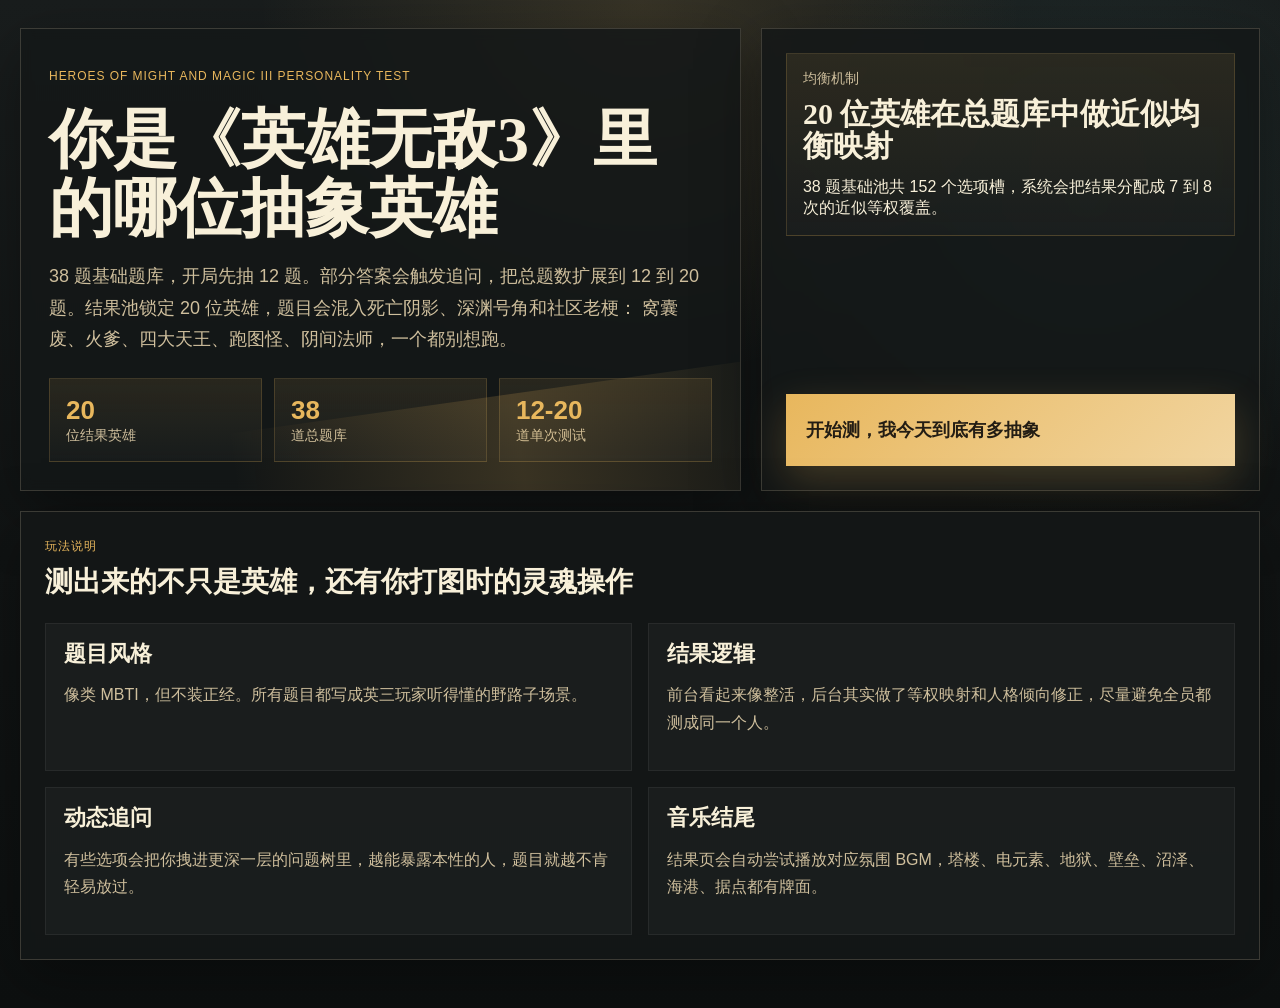
<file: docs/index.html>
<!DOCTYPE html>
<html lang="zh-CN">
  <head>
    <meta charset="UTF-8" />
    <meta name="viewport" content="width=device-width, initial-scale=1.0" />
    <title>你是哪位英雄无敌3梗王英雄</title>
    <meta
      name="description"
      content="一个充满英三梗、深渊号角气味和新三国金句的趣味人格测试。"
    />
    <link rel="stylesheet" href="./styles.css" />
  </head>
  <body>
    <div class="page-shell">
      <header class="hero-banner">
        <div class="hero-copy">
          <p class="eyebrow">Heroes of Might and Magic III Personality Test</p>
          <h1>你是《英雄无敌3》里的哪位抽象英雄</h1>
          <p class="lede">
            38 题基础题库，开局先抽 12 题。部分答案会触发追问，把总题数扩展到 12 到 20 题。结果池锁定 20 位英雄，题目会混入死亡阴影、深渊号角和社区老梗：
            窝囊废、火爹、四大天王、跑图怪、阴间法师，一个都别想跑。
          </p>
          <div class="stats-row">
            <div>
              <strong>20</strong>
              <span>位结果英雄</span>
            </div>
            <div>
              <strong>38</strong>
              <span>道总题库</span>
            </div>
            <div>
              <strong>12-20</strong>
              <span>道单次测试</span>
            </div>
          </div>
        </div>
        <div class="hero-panel">
          <div class="hero-card accent-card">
            <p>均衡机制</p>
            <h2>20 位英雄在总题库中做近似均衡映射</h2>
            <span>38 题基础池共 152 个选项槽，系统会把结果分配成 7 到 8 次的近似等权覆盖。</span>
          </div>
          <button id="startButton" class="start-button">开始测，我今天到底有多抽象</button>
        </div>
      </header>

      <main class="content-grid">
        <section id="introPanel" class="panel intro-panel">
          <div class="panel-head">
            <span>玩法说明</span>
            <strong>测出来的不只是英雄，还有你打图时的灵魂操作</strong>
          </div>
          <div class="feature-grid">
            <article>
              <h3>题目风格</h3>
              <p>像类 MBTI，但不装正经。所有题目都写成英三玩家听得懂的野路子场景。</p>
            </article>
            <article>
              <h3>结果逻辑</h3>
              <p>前台看起来像整活，后台其实做了等权映射和人格倾向修正，尽量避免全员都测成同一个人。</p>
            </article>
            <article>
              <h3>动态追问</h3>
              <p>有些选项会把你拽进更深一层的问题树里，越能暴露本性的人，题目就越不肯轻易放过。</p>
            </article>
            <article>
              <h3>音乐结尾</h3>
              <p>结果页会自动尝试播放对应氛围 BGM，塔楼、电元素、地狱、壁垒、沼泽、海港、据点都有牌面。</p>
            </article>
          </div>
        </section>

        <section id="quizPanel" class="panel quiz-panel hidden">
          <div class="progress-wrap">
            <div class="progress-copy">
              <span id="questionTag">第 1 题</span>
              <strong id="questionCategory">开局精神状态</strong>
            </div>
            <div class="progress-bar">
              <div id="progressFill"></div>
            </div>
          </div>
          <h2 id="questionTitle" class="question-title"></h2>
          <div id="optionsContainer" class="options-grid"></div>
        </section>

        <section id="resultPanel" class="panel result-panel hidden">
          <div class="result-topline">
            <span id="resultMood">结果人格</span>
            <button id="restartButton" class="ghost-button">再测一次</button>
          </div>
          <div class="result-layout">
            <div class="result-portrait">
              <img id="heroImage" alt="测试结果英雄立绘" />
            </div>
            <div class="result-copy">
              <p id="heroFaction" class="faction-line"></p>
              <h2 id="heroName"></h2>
              <p id="heroTitle" class="result-title"></p>
              <p id="heroSummary" class="result-summary"></p>
              <div id="heroTags" class="tag-row"></div>
              <div class="result-notes">
                <article>
                  <span>你的打图表现</span>
                  <p id="heroBattleStyle"></p>
                </article>
                <article>
                  <span>朋友对你的评价</span>
                  <p id="heroFriendView"></p>
                </article>
                <article>
                  <span>一旦上头会怎样</span>
                  <p id="heroMeltdown"></p>
                </article>
              </div>
              <div class="music-box">
                <div>
                  <span>本局 BGM</span>
                  <strong id="musicLabel"></strong>
                </div>
                <div class="music-actions">
                  <button id="musicToggle" class="ghost-button">播放音乐</button>
                </div>
              </div>
              <div class="share-box">
                <div>
                  <span>一键分享</span>
                  <strong id="shareTitle">把这份结果甩给同好</strong>
                  <p id="shareHint" class="share-hint">链接会直达当前英雄结果页，适合群聊整活。</p>
                </div>
                <div class="share-actions">
                  <button id="nativeShareButton" class="ghost-button">系统分享</button>
                  <button id="copyShareButton" class="ghost-button">复制链接</button>
                </div>
              </div>
              <blockquote id="heroQuote" class="quote-box"></blockquote>
            </div>
          </div>
        </section>
      </main>
    </div>

    <audio id="resultAudio" preload="auto"></audio>
    <script src="./data.js"></script>
    <script src="./app.js"></script>
  </body>
  </html>
</file>
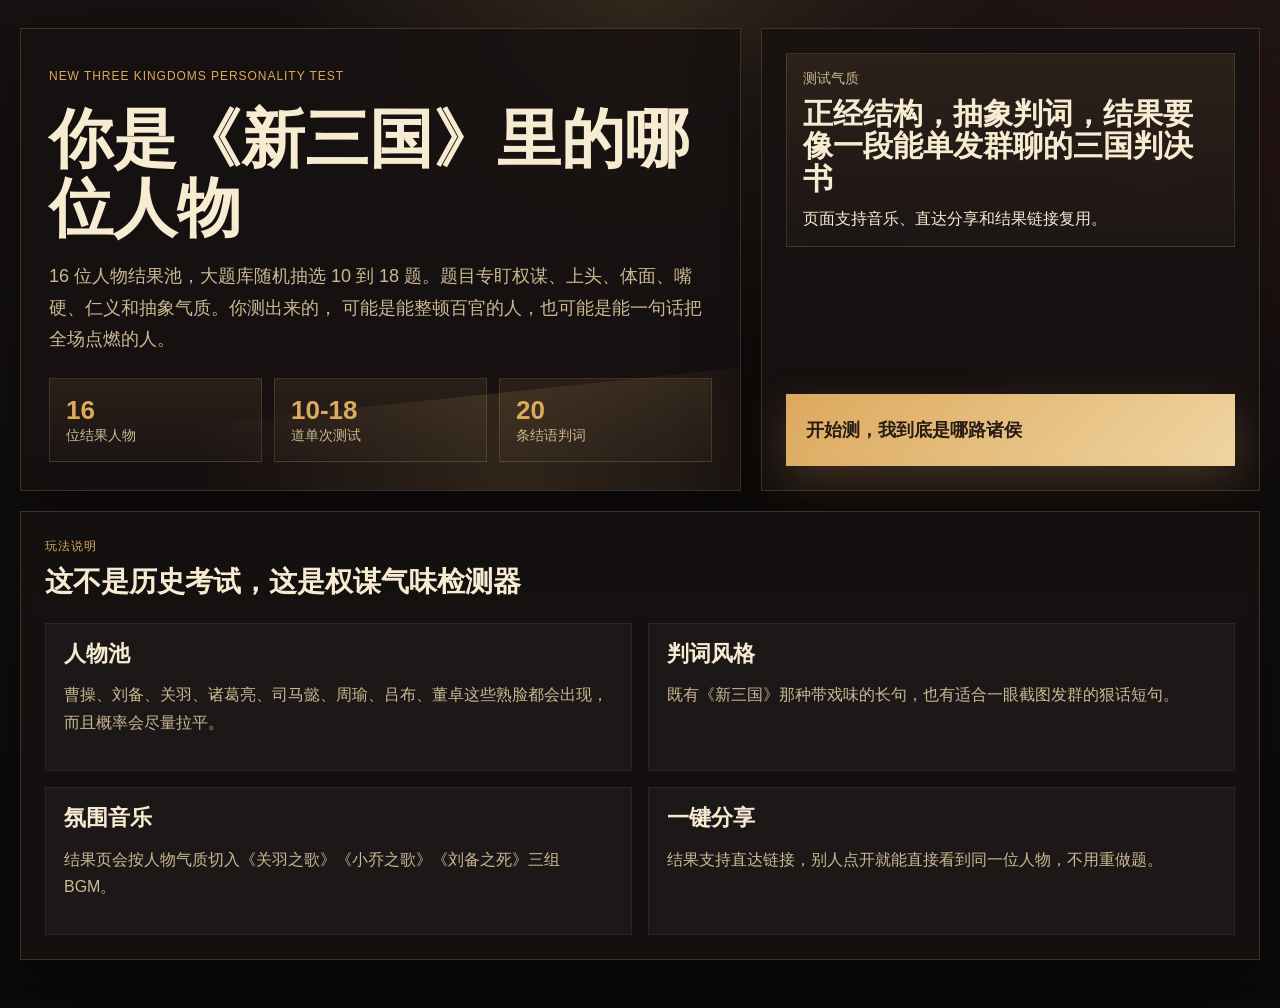
<file: docs/sanguo/index.html>
<!DOCTYPE html>
<html lang="zh-CN">
  <head>
    <meta charset="UTF-8" />
    <meta name="viewport" content="width=device-width, initial-scale=1.0" />
    <title>你是《新三国》里的哪位人物</title>
    <meta
      name="description"
      content="16位《新三国》人物，20条结语，一页测出你更像谁。"
    />
    <link rel="stylesheet" href="./styles.css" />
  </head>
  <body>
    <div class="page-shell">
      <header class="hero-banner">
        <div class="hero-copy">
          <p class="eyebrow">New Three Kingdoms Personality Test</p>
          <h1>你是《新三国》里的哪位人物</h1>
          <p class="lede">
            16 位人物结果池，大题库随机抽选 10 到 18 题。题目专盯权谋、上头、体面、嘴硬、仁义和抽象气质。你测出来的，
            可能是能整顿百官的人，也可能是能一句话把全场点燃的人。
          </p>
          <div class="stats-row">
            <div>
              <strong>16</strong>
              <span>位结果人物</span>
            </div>
            <div>
              <strong>10-18</strong>
              <span>道单次测试</span>
            </div>
            <div>
              <strong>20</strong>
              <span>条结语判词</span>
            </div>
          </div>
        </div>
        <div class="hero-panel">
          <div class="hero-card accent-card">
            <p>测试气质</p>
            <h2>正经结构，抽象判词，结果要像一段能单发群聊的三国判决书</h2>
            <span>页面支持音乐、直达分享和结果链接复用。</span>
          </div>
          <button id="startButton" class="start-button">开始测，我到底是哪路诸侯</button>
        </div>
      </header>

      <main class="content-grid">
        <section id="introPanel" class="panel intro-panel">
          <div class="panel-head">
            <span>玩法说明</span>
            <strong>这不是历史考试，这是权谋气味检测器</strong>
          </div>
          <div class="feature-grid">
            <article>
              <h3>人物池</h3>
              <p>曹操、刘备、关羽、诸葛亮、司马懿、周瑜、吕布、董卓这些熟脸都会出现，而且概率会尽量拉平。</p>
            </article>
            <article>
              <h3>判词风格</h3>
              <p>既有《新三国》那种带戏味的长句，也有适合一眼截图发群的狠话短句。</p>
            </article>
            <article>
              <h3>氛围音乐</h3>
              <p>结果页会按人物气质切入《关羽之歌》《小乔之歌》《刘备之死》三组 BGM。</p>
            </article>
            <article>
              <h3>一键分享</h3>
              <p>结果支持直达链接，别人点开就能直接看到同一位人物，不用重做题。</p>
            </article>
          </div>
        </section>

        <section id="quizPanel" class="panel quiz-panel hidden">
          <div class="progress-wrap">
            <div class="progress-copy">
              <span id="questionTag">第 1 题 / 共 16 题</span>
              <strong id="questionCategory">朝堂气味</strong>
            </div>
            <div class="progress-bar">
              <div id="progressFill"></div>
            </div>
          </div>
          <h2 id="questionTitle" class="question-title"></h2>
          <div id="optionsContainer" class="options-grid"></div>
        </section>

        <section id="resultPanel" class="panel result-panel hidden">
          <div class="result-topline">
            <span id="resultMood">结果人物</span>
            <button id="restartButton" class="ghost-button">再测一次</button>
          </div>
          <div class="result-layout">
            <div class="result-portrait">
              <img id="heroImage" alt="测试结果人物头像" />
            </div>
            <div class="result-copy">
              <p id="heroFaction" class="faction-line"></p>
              <h2 id="heroName"></h2>
              <p id="heroTitle" class="result-title"></p>
              <p id="heroSummary" class="result-summary"></p>
              <div id="heroTags" class="tag-row"></div>
              <div class="result-notes">
                <article>
                  <span>你的处事风格</span>
                  <p id="heroBattleStyle"></p>
                </article>
                <article>
                  <span>旁人对你的看法</span>
                  <p id="heroFriendView"></p>
                </article>
                <article>
                  <span>你最容易在哪翻车</span>
                  <p id="heroMeltdown"></p>
                </article>
              </div>
              <div class="music-box">
                <div>
                  <span>本局 BGM</span>
                  <strong id="musicLabel"></strong>
                </div>
                <div class="music-actions">
                  <button id="musicToggle" class="ghost-button">播放音乐</button>
                </div>
              </div>
              <div class="share-box">
                <div>
                  <span>一键分享</span>
                  <strong id="shareTitle">把这份判词甩给同好</strong>
                  <p id="shareHint" class="share-hint">链接会直达当前人物结果页。</p>
                </div>
                <div class="share-actions">
                  <button id="nativeShareButton" class="ghost-button">系统分享</button>
                  <button id="copyShareButton" class="ghost-button">复制链接</button>
                </div>
              </div>
              <blockquote id="heroQuote" class="quote-box"></blockquote>
            </div>
          </div>
        </section>
      </main>
    </div>

    <audio id="resultAudio" preload="auto"></audio>
    <script src="./data.js"></script>
    <script src="./app.js"></script>
  </body>
  </html>
</file>
<file: docs/styles.css>
:root {
  --bg: #121515;
  --bg-soft: #1c2221;
  --panel: rgba(20, 24, 24, 0.86);
  --panel-strong: rgba(30, 36, 35, 0.94);
  --line: rgba(244, 228, 194, 0.18);
  --text: #f8f0d9;
  --muted: #cfbf9d;
  --gold: #e8b75d;
  --red: #bb5536;
  --teal: #4d8a86;
  --lime: #93ae65;
  --shadow: 0 20px 60px rgba(0, 0, 0, 0.35);
  --serif: "STKaiti", "KaiTi", "Georgia", serif;
  --sans: "Trebuchet MS", "Segoe UI", "Microsoft YaHei", sans-serif;
}

* {
  box-sizing: border-box;
}

body {
  margin: 0;
  min-height: 100vh;
  color: var(--text);
  font-family: var(--sans);
  background:
    radial-gradient(circle at top, rgba(232, 183, 93, 0.15), transparent 32%),
    radial-gradient(circle at 85% 20%, rgba(77, 138, 134, 0.16), transparent 24%),
    linear-gradient(180deg, #191d1d 0%, #111414 55%, #0d1010 100%);
}

img {
  display: block;
  max-width: 100%;
}

button {
  font: inherit;
  cursor: pointer;
  border: 0;
}

.hidden {
  display: none !important;
}

.page-shell {
  width: min(1240px, calc(100vw - 32px));
  margin: 0 auto;
  padding: 28px 0 48px;
}

.hero-banner {
  display: grid;
  grid-template-columns: 1.3fr 0.9fr;
  gap: 20px;
  align-items: stretch;
}

.hero-copy,
.hero-panel,
.panel {
  border: 1px solid var(--line);
  background: var(--panel);
  box-shadow: var(--shadow);
  backdrop-filter: blur(6px);
}

.hero-copy {
  padding: 28px;
  position: relative;
  overflow: hidden;
}

.hero-copy::after {
  content: "";
  position: absolute;
  inset: auto -10% -18% 30%;
  height: 180px;
  background: linear-gradient(90deg, rgba(232, 183, 93, 0), rgba(232, 183, 93, 0.18), rgba(232, 183, 93, 0));
  transform: rotate(-8deg);
  pointer-events: none;
}

.eyebrow,
.panel-head span,
.result-topline span,
.result-notes span,
.music-box span {
  display: inline-block;
  color: var(--gold);
  letter-spacing: 0.08em;
  text-transform: uppercase;
  font-size: 12px;
}

h1,
h2,
h3 {
  margin: 0;
  font-family: var(--serif);
  line-height: 1.08;
}

h1 {
  margin-top: 10px;
  font-size: clamp(36px, 5vw, 68px);
}

.lede {
  margin: 18px 0 22px;
  max-width: 760px;
  color: var(--muted);
  font-size: 18px;
  line-height: 1.75;
}

.stats-row {
  display: grid;
  grid-template-columns: repeat(3, 1fr);
  gap: 12px;
}

.stats-row div,
.accent-card {
  background: linear-gradient(180deg, rgba(232, 183, 93, 0.1), rgba(255, 255, 255, 0.02));
  border: 1px solid rgba(232, 183, 93, 0.18);
  padding: 16px;
}

.stats-row strong {
  display: block;
  font-size: 26px;
  color: var(--gold);
}

.stats-row span {
  color: var(--muted);
  font-size: 14px;
}

.hero-panel {
  display: flex;
  flex-direction: column;
  justify-content: space-between;
  padding: 24px;
  gap: 16px;
}

.accent-card p,
.accent-card span {
  margin: 0;
}

.accent-card p {
  color: var(--muted);
  font-size: 14px;
}

.accent-card h2 {
  margin: 10px 0 14px;
  font-size: 30px;
}

.start-button,
.option-button {
  background: linear-gradient(135deg, var(--gold), #f1d5a0);
  color: #231d14;
  padding: 18px 20px;
  min-height: 72px;
  text-align: left;
  transition: transform 180ms ease, box-shadow 180ms ease;
  box-shadow: 0 14px 40px rgba(232, 183, 93, 0.22);
}

.start-button {
  font-size: 18px;
  font-weight: 700;
}

.start-button:hover,
.option-button:hover,
.ghost-button:hover {
  transform: translateY(-2px);
}

.content-grid {
  margin-top: 20px;
  display: grid;
  gap: 20px;
}

.panel {
  padding: 24px;
}

.panel-head strong {
  display: block;
  margin-top: 8px;
  font-size: 28px;
  font-family: var(--serif);
}

.feature-grid {
  margin-top: 22px;
  display: grid;
  grid-template-columns: repeat(2, minmax(0, 1fr));
  gap: 16px;
}

.feature-grid article,
.result-notes article {
  padding: 18px;
  background: rgba(255, 255, 255, 0.03);
  border: 1px solid rgba(255, 255, 255, 0.06);
}

.feature-grid h3 {
  font-size: 22px;
  margin-bottom: 10px;
}

.feature-grid p,
.result-notes p,
.result-summary,
.quote-box,
.music-box,
.faction-line,
.result-title {
  color: var(--muted);
  line-height: 1.7;
}

.progress-wrap {
  display: grid;
  gap: 12px;
}

.progress-copy {
  display: flex;
  justify-content: space-between;
  gap: 12px;
  color: var(--muted);
}

.progress-bar {
  width: 100%;
  height: 10px;
  background: rgba(255, 255, 255, 0.08);
  overflow: hidden;
}

#progressFill {
  width: 0;
  height: 100%;
  background: linear-gradient(90deg, var(--teal), var(--gold));
  transition: width 220ms ease;
}

.question-title {
  margin: 28px 0 20px;
  font-size: clamp(30px, 4vw, 48px);
}

.options-grid {
  display: grid;
  grid-template-columns: repeat(2, minmax(0, 1fr));
  gap: 14px;
}

.option-button {
  display: grid;
  gap: 6px;
}

.option-button strong {
  font-size: 18px;
}

.option-button span {
  font-size: 14px;
  color: rgba(35, 29, 20, 0.82);
}

.result-topline {
  display: flex;
  justify-content: space-between;
  gap: 16px;
  align-items: center;
}

.result-layout {
  margin-top: 20px;
  display: grid;
  grid-template-columns: 320px 1fr;
  gap: 24px;
}

.result-portrait {
  padding: 14px;
  background:
    linear-gradient(180deg, rgba(232, 183, 93, 0.18), rgba(255, 255, 255, 0.04)),
    rgba(255, 255, 255, 0.03);
  border: 1px solid rgba(232, 183, 93, 0.18);
}

.result-portrait img {
  width: 100%;
  aspect-ratio: 29 / 32;
  object-fit: cover;
  image-rendering: pixelated;
  background: #171515;
}

.faction-line {
  margin: 0;
  font-size: 13px;
  text-transform: uppercase;
  letter-spacing: 0.08em;
}

.result-copy h2 {
  margin-top: 8px;
  font-size: clamp(34px, 4vw, 56px);
}

.result-title {
  margin: 8px 0 14px;
  font-size: 18px;
}

.tag-row {
  display: flex;
  flex-wrap: wrap;
  gap: 8px;
  margin: 18px 0 22px;
}

.tag-row span {
  padding: 8px 12px;
  border: 1px solid rgba(232, 183, 93, 0.16);
  background: rgba(232, 183, 93, 0.08);
  color: var(--text);
  font-size: 13px;
}

.result-notes {
  display: grid;
  grid-template-columns: repeat(3, minmax(0, 1fr));
  gap: 12px;
}

.music-box {
  margin-top: 18px;
  padding: 16px 18px;
  display: flex;
  justify-content: space-between;
  gap: 18px;
  align-items: center;
  background: rgba(77, 138, 134, 0.1);
  border: 1px solid rgba(77, 138, 134, 0.2);
}

.share-box {
  margin-top: 14px;
  padding: 16px 18px;
  display: flex;
  justify-content: space-between;
  gap: 18px;
  align-items: center;
  background: rgba(232, 183, 93, 0.08);
  border: 1px solid rgba(232, 183, 93, 0.18);
}

.share-hint {
  margin: 8px 0 0;
  color: var(--muted);
  line-height: 1.6;
}

.share-actions,
.ghost-button {
  display: flex;
  gap: 10px;
}

.ghost-button {
  padding: 12px 16px;
  color: var(--text);
  background: rgba(255, 255, 255, 0.06);
  border: 1px solid rgba(255, 255, 255, 0.08);
}

.quote-box {
  margin: 18px 0 0;
  padding: 18px;
  border-left: 3px solid var(--gold);
  background: rgba(255, 255, 255, 0.04);
}

@media (max-width: 980px) {
  .hero-banner,
  .result-layout,
  .result-notes,
  .feature-grid,
  .options-grid {
    grid-template-columns: 1fr;
  }

  .stats-row {
    grid-template-columns: 1fr;
  }
}

@media (max-width: 640px) {
  .page-shell {
    width: min(100vw - 18px, 100%);
    padding-top: 12px;
  }

  .hero-copy,
  .hero-panel,
  .panel {
    padding: 18px;
  }

  .question-title {
    margin-top: 22px;
  }

  .progress-copy,
  .music-box,
  .share-box,
  .result-topline {
    display: grid;
  }

  .share-actions {
    grid-template-columns: 1fr;
  }
}
</file>
<file: docs/sanguo/styles.css>
:root {
  --bg: #131111;
  --bg-soft: #221818;
  --panel: rgba(23, 18, 18, 0.88);
  --line: rgba(223, 186, 122, 0.2);
  --text: #f7ebd1;
  --muted: #ccb892;
  --gold: #dca95d;
  --red: #9b342f;
  --jade: #50695b;
  --shadow: 0 24px 64px rgba(0, 0, 0, 0.42);
  --serif: "STKaiti", "KaiTi", "Georgia", serif;
  --sans: "Trebuchet MS", "Segoe UI", "Microsoft YaHei", sans-serif;
}

* {
  box-sizing: border-box;
}

body {
  margin: 0;
  min-height: 100vh;
  color: var(--text);
  font-family: var(--sans);
  background:
    radial-gradient(circle at top, rgba(220, 169, 93, 0.15), transparent 30%),
    radial-gradient(circle at 90% 15%, rgba(155, 52, 47, 0.18), transparent 22%),
    linear-gradient(180deg, #171212 0%, #100d0d 58%, #0b0a0a 100%);
}

img {
  display: block;
  max-width: 100%;
}

button {
  border: 0;
  font: inherit;
  cursor: pointer;
}

.hidden {
  display: none !important;
}

.page-shell {
  width: min(1240px, calc(100vw - 32px));
  margin: 0 auto;
  padding: 28px 0 48px;
}

.hero-banner {
  display: grid;
  grid-template-columns: 1.3fr 0.9fr;
  gap: 20px;
}

.hero-copy,
.hero-panel,
.panel {
  border: 1px solid var(--line);
  background: var(--panel);
  box-shadow: var(--shadow);
  backdrop-filter: blur(6px);
}

.hero-copy {
  padding: 28px;
  position: relative;
  overflow: hidden;
}

.hero-copy::after {
  content: "";
  position: absolute;
  inset: auto -12% -20% 25%;
  height: 190px;
  background: linear-gradient(90deg, rgba(220, 169, 93, 0), rgba(220, 169, 93, 0.14), rgba(220, 169, 93, 0));
  transform: rotate(-6deg);
}

.eyebrow,
.panel-head span,
.result-topline span,
.result-notes span,
.music-box span,
.share-box span {
  display: inline-block;
  color: var(--gold);
  letter-spacing: 0.08em;
  text-transform: uppercase;
  font-size: 12px;
}

h1,
h2,
h3 {
  margin: 0;
  font-family: var(--serif);
  line-height: 1.08;
}

h1 {
  margin-top: 10px;
  font-size: clamp(36px, 5vw, 66px);
}

.lede {
  margin: 18px 0 22px;
  max-width: 760px;
  color: var(--muted);
  font-size: 18px;
  line-height: 1.75;
}

.stats-row {
  display: grid;
  grid-template-columns: repeat(3, 1fr);
  gap: 12px;
}

.stats-row div,
.accent-card {
  background: linear-gradient(180deg, rgba(220, 169, 93, 0.1), rgba(255, 255, 255, 0.02));
  border: 1px solid rgba(220, 169, 93, 0.18);
  padding: 16px;
}

.stats-row strong {
  display: block;
  font-size: 26px;
  color: var(--gold);
}

.stats-row span {
  color: var(--muted);
  font-size: 14px;
}

.hero-panel {
  display: flex;
  flex-direction: column;
  justify-content: space-between;
  padding: 24px;
  gap: 16px;
}

.accent-card p,
.accent-card span {
  margin: 0;
}

.accent-card p {
  color: var(--muted);
  font-size: 14px;
}

.accent-card h2 {
  margin: 10px 0 14px;
  font-size: 30px;
}

.start-button,
.option-button {
  background: linear-gradient(135deg, var(--gold), #f0d4a1);
  color: #281c15;
  padding: 18px 20px;
  min-height: 72px;
  text-align: left;
  transition: transform 180ms ease;
  box-shadow: 0 14px 40px rgba(220, 169, 93, 0.22);
}

.start-button {
  font-size: 18px;
  font-weight: 700;
}

.start-button:hover,
.option-button:hover,
.ghost-button:hover {
  transform: translateY(-2px);
}

.content-grid {
  margin-top: 20px;
  display: grid;
  gap: 20px;
}

.panel {
  padding: 24px;
}

.panel-head strong {
  display: block;
  margin-top: 8px;
  font-size: 28px;
}

.feature-grid {
  margin-top: 22px;
  display: grid;
  grid-template-columns: repeat(2, minmax(0, 1fr));
  gap: 16px;
}

.feature-grid article,
.result-notes article {
  padding: 18px;
  background: rgba(255, 255, 255, 0.03);
  border: 1px solid rgba(255, 255, 255, 0.06);
}

.feature-grid h3 {
  font-size: 22px;
  margin-bottom: 10px;
}

.feature-grid p,
.result-notes p,
.result-summary,
.quote-box,
.music-box,
.share-hint,
.faction-line,
.result-title {
  color: var(--muted);
  line-height: 1.7;
}

.progress-wrap {
  display: grid;
  gap: 12px;
}

.progress-copy {
  display: flex;
  justify-content: space-between;
  gap: 12px;
  color: var(--muted);
}

.progress-bar {
  width: 100%;
  height: 10px;
  background: rgba(255, 255, 255, 0.08);
}

#progressFill {
  width: 0;
  height: 100%;
  background: linear-gradient(90deg, var(--red), var(--gold));
  transition: width 220ms ease;
}

.question-title {
  margin: 28px 0 20px;
  font-size: clamp(30px, 4vw, 46px);
}

.options-grid {
  display: grid;
  grid-template-columns: repeat(2, minmax(0, 1fr));
  gap: 14px;
}

.option-button {
  display: grid;
  gap: 6px;
}

.option-button strong {
  font-size: 18px;
}

.option-button span {
  font-size: 14px;
  color: rgba(40, 28, 21, 0.82);
}

.result-topline {
  display: flex;
  justify-content: space-between;
  gap: 16px;
  align-items: center;
}

.result-layout {
  margin-top: 20px;
  display: grid;
  grid-template-columns: 320px 1fr;
  gap: 24px;
}

.result-portrait {
  padding: 14px;
  background: linear-gradient(180deg, rgba(220, 169, 93, 0.18), rgba(255, 255, 255, 0.04));
  border: 1px solid rgba(220, 169, 93, 0.18);
}

.result-portrait img {
  width: 100%;
  aspect-ratio: 4 / 5;
  object-fit: cover;
  background: #171313;
}

.faction-line {
  margin: 0;
  font-size: 13px;
  text-transform: uppercase;
  letter-spacing: 0.08em;
}

.result-copy h2 {
  margin-top: 8px;
  font-size: clamp(34px, 4vw, 56px);
}

.result-title {
  margin: 8px 0 14px;
  font-size: 18px;
}

.tag-row {
  display: flex;
  flex-wrap: wrap;
  gap: 8px;
  margin: 18px 0 22px;
}

.tag-row span {
  padding: 8px 12px;
  border: 1px solid rgba(220, 169, 93, 0.16);
  background: rgba(220, 169, 93, 0.08);
  color: var(--text);
  font-size: 13px;
}

.result-notes {
  display: grid;
  grid-template-columns: repeat(3, minmax(0, 1fr));
  gap: 12px;
}

.music-box,
.share-box {
  margin-top: 18px;
  padding: 16px 18px;
  display: flex;
  justify-content: space-between;
  gap: 18px;
  align-items: center;
}

.music-box {
  background: rgba(80, 105, 91, 0.12);
  border: 1px solid rgba(80, 105, 91, 0.2);
}

.share-box {
  margin-top: 14px;
  background: rgba(220, 169, 93, 0.08);
  border: 1px solid rgba(220, 169, 93, 0.18);
}

.share-hint {
  margin: 8px 0 0;
}

.share-actions,
.music-actions {
  display: flex;
  gap: 10px;
}

.ghost-button {
  padding: 12px 16px;
  color: var(--text);
  background: rgba(255, 255, 255, 0.06);
  border: 1px solid rgba(255, 255, 255, 0.08);
}

.quote-box {
  margin: 18px 0 0;
  padding: 18px;
  border-left: 3px solid var(--gold);
  background: rgba(255, 255, 255, 0.04);
}

@media (max-width: 980px) {
  .hero-banner,
  .result-layout,
  .result-notes,
  .feature-grid,
  .options-grid {
    grid-template-columns: 1fr;
  }

  .stats-row {
    grid-template-columns: 1fr;
  }
}

@media (max-width: 640px) {
  .page-shell {
    width: min(100vw - 18px, 100%);
    padding-top: 12px;
  }

  .hero-copy,
  .hero-panel,
  .panel {
    padding: 18px;
  }

  .progress-copy,
  .music-box,
  .share-box,
  .result-topline {
    display: grid;
  }

  .share-actions,
  .music-actions {
    grid-template-columns: 1fr;
  }
}
</file>
